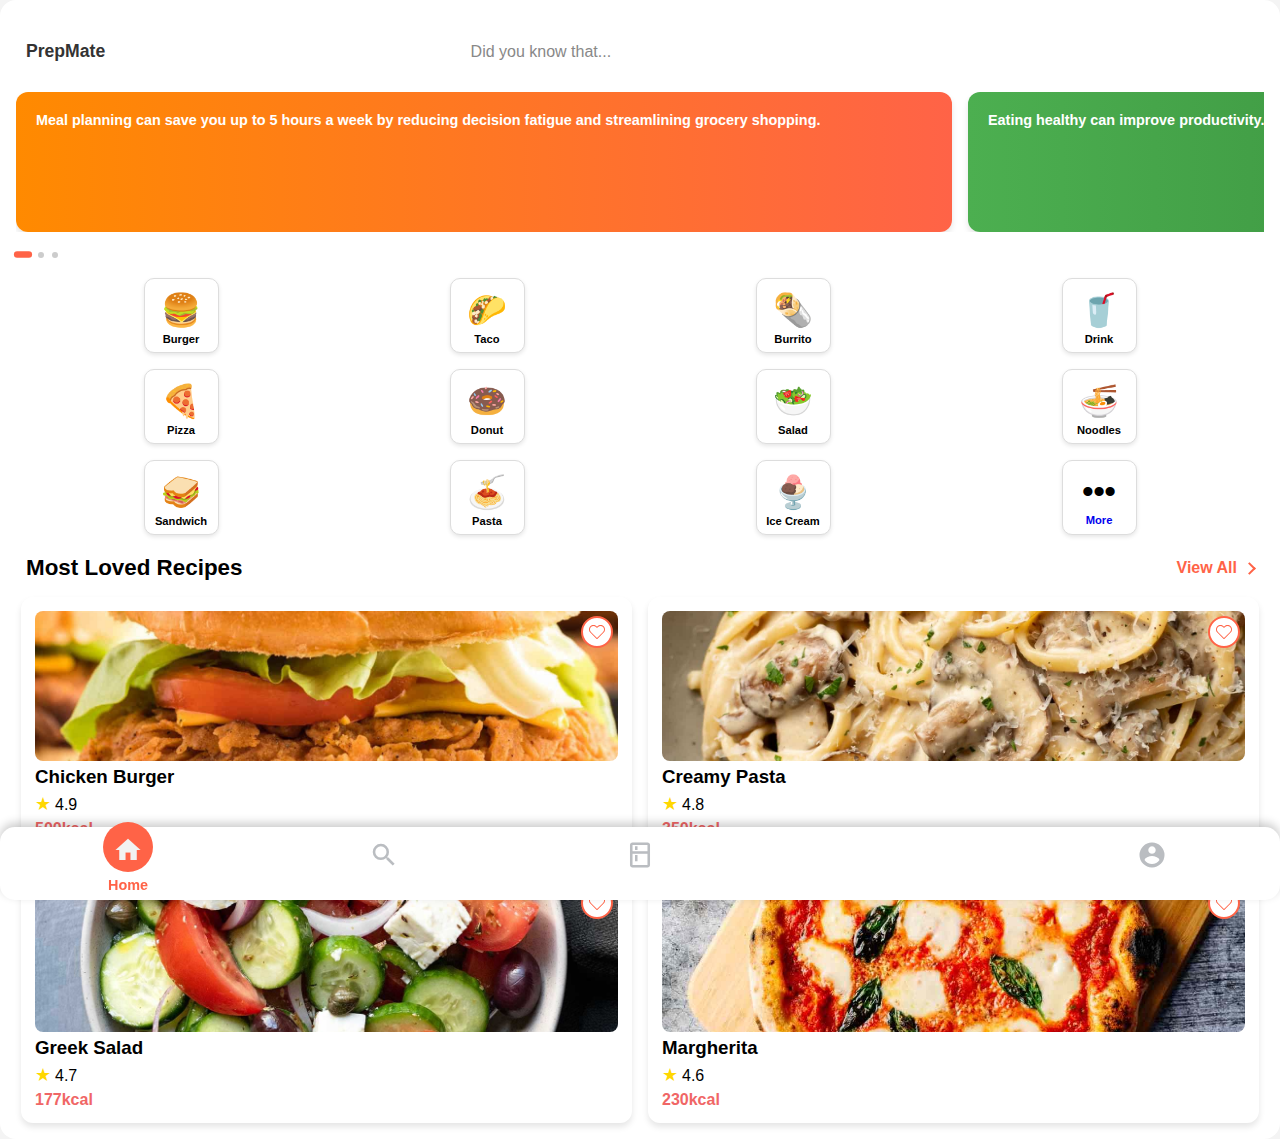
<file: index.html>
<!DOCTYPE html>
<html lang="en">
<head>
  <meta charset="UTF-8">
  <meta name="viewport" content="width=device-width, initial-scale=1.0">
  <title>PrepMate Homepage</title>
  <link rel="stylesheet" href="styles.css">
  <link href="https://fonts.googleapis.com/icon?family=Material+Icons" rel="stylesheet">
</head>
<body>
  <div class="container">
    <!-- App Title -->
    <div class="title">
      <h1>PrepMate</h1>
        <p>Did you know that...</p>
    </div>

<!-- Scrolling Info Section -->
<div class="scrolling-section">
  <div id="scroll-box-1" class="scroll-box">
    Meal planning can save you up to 5 hours a week by reducing decision fatigue and streamlining grocery shopping.
  </div>
  <div id="scroll-box-2" class="scroll-box">
    Eating healthy can improve productivity.
  </div>
  <div id="scroll-box-3" class="scroll-box">
    70% of meal planners reduce food waste!
    <img src="/Recipe/RecipeImages/greek-salmon-bowl-f681500cbe054bb1adb607ff55094075.jpeg" alt="Healthy Meal" class="scroll-image">
  </div>
</div>
<div class="carousel-indicators">
  <span class="indicator" data-target="scroll-box-1"></span>
  <span class="indicator" data-target="scroll-box-2"></span>
  <span class="indicator" data-target="scroll-box-3"></span>
</div>



<!-- Food Category Buttons -->
<div id="foodCategories" class="food-category">
  <button class="food-btn">
    <span class="food-icon">🍔</span>
    <span>Burger</span>
  </button>
  <button class="food-btn">
    <span class="food-icon">🌮</span>
    <span>Taco</span>
  </button>
  <button class="food-btn">
    <span class="food-icon">🌯</span>
    <span>Burrito</span>
  </button>
  <button class="food-btn">
    <span class="food-icon">🥤</span>
    <span>Drink</span>
  </button>
  <button class="food-btn">
    <span class="food-icon">🍕</span>
    <span>Pizza</span>
  </button>
  <button class="food-btn">
    <span class="food-icon">🍩</span>
    <span>Donut</span>
  </button>
  <button class="food-btn">
    <span class="food-icon">🥗</span>
    <span>Salad</span>
  </button>
  <button class="food-btn">
    <span class="food-icon">🍜</span>
    <span>Noodles</span>
  </button>
  <button class="food-btn">
    <span class="food-icon">🥪</span>
    <span>Sandwich</span>
  </button>
  <button class="food-btn">
    <span class="food-icon">🍝</span>
    <span>Pasta</span>
  </button>
  <button class="food-btn">
    <span class="food-icon">🍨</span>
    <span>Ice Cream</span>
  </button>
  <a href="/Recipe/Recipes.html" class="food-btn">
    <span class="food-icon">•••</span>
    <span>More</span>
  </a>
</div>


    <!-- Most Loved Recipe Section -->
    <section class="most-loved">
      <h2>
        Most Loved Recipes
        <a href="/MostLovedRecipesPage.html" class="view-all">
          View All
          <span class="arrow"></span>
        </a>
      </h2>
      <div class="recipe-grid">

        <div class="recipe-card">
          <div class="heart-icon">
            <svg class="icon" fill="#000000" height="800px" width="800px" version="1.1" id="Capa_1" xmlns="http://www.w3.org/2000/svg" xmlns:xlink="http://www.w3.org/1999/xlink" viewBox="0 0 471.701 471.701" xml:space="preserve">
              <g><path d="M433.601,67.001c-24.7-24.7-57.4-38.2-92.3-38.2s-67.7,13.6-92.4,38.3l-12.9,12.9l-13.1-13.1 c-24.7-24.7-57.6-38.4-92.5-38.4c-34.8,0-67.6,13.6-92.2,38.2c-24.7,24.7-38.3,57.5-38.2,92.4c0,34.9,13.7,67.6,38.4,92.3 l187.8,187.8c2.6,2.6,6.1,4,9.5,4c3.4,0,6.9-1.3,9.5-3.9l188.2-187.5c24.7-24.7,38.3-57.5,38.3-92.4 C471.801,124.501,458.301,91.701,433.601,67.001z M414.401,232.701l-178.7,178l-178.3-178.3c-19.6-19.6-30.4-45.6-30.4-73.3 s10.7-53.7,30.3-73.2c19.5-19.5,45.5-30.3,73.1-30.3c27.7,0,53.8,10.8,73.4,30.4l22.6,22.6c5.3,5.3,13.8,5.3,19.1,0l22.4-22.4 c19.6-19.6,45.7-30.4,73.3-30.4c27.6,0,53.6,10.8,73.2,30.3c19.6,19.6,30.3,45.6,30.3,73.3 C444.801,187.101,434.001,213.101,414.401,232.701z"/>
              </g>
            </svg>
            <svg class="frying-pan" fill="#000000" width="800px" height="800px" viewBox="0 -37.5 122.88 122.88" version="1.1" id="Layer_1" xmlns="http://www.w3.org/2000/svg" xmlns:xlink="http://www.w3.org/1999/xlink"  style="enable-background:new 0 0 122.88 47.87" xml:space="preserve">
              <g>
              <path class="st0" d="M4.98,27.65H29.7c2.16,0,4.01,1.39,4.7,3.33h20.28l-0.76-4.02c-0.17-0.9,0.42-1.76,1.32-1.93 c0.1-0.02,0.2-0.03,0.3-0.03v0h65.68c0.91,0,1.66,0.74,1.66,1.66c0,0.19-0.03,0.37-0.09,0.54l-2.69,10.18 c-0.77,2.93-2.07,5.69-4.02,7.63c-1.76,1.76-4.02,2.86-6.84,2.86h-42.5c-2.88,0-5.26-1.13-7.09-2.96 c-1.95-1.95-3.24-4.69-3.79-7.65l-0.56-2.96H34.4c-0.69,1.93-2.54,3.33-4.7,3.33H4.98C2.25,37.62,0,35.38,0,32.64 C0,29.9,2.24,27.65,4.98,27.65L4.98,27.65z M104.49,0.48c0.65-0.65,1.7-0.65,2.34,0s0.65,1.7,0,2.34c-1.58,1.58-0.86,2.93-0.02,4.5 c1.41,2.64,3.04,5.67,0.28,10.44c-0.46,0.79-1.47,1.06-2.26,0.6c-0.79-0.46-1.06-1.47-0.6-2.26c1.83-3.18,0.68-5.34-0.33-7.23 C102.44,6.15,101.18,3.8,104.49,0.48L104.49,0.48z M92.17,0.48c0.65-0.65,1.7-0.65,2.34,0s0.65,1.7,0,2.34 c-1.58,1.58-0.86,2.93-0.02,4.5c1.41,2.64,3.04,5.67,0.28,10.44c-0.46,0.79-1.47,1.06-2.26,0.6c-0.79-0.46-1.06-1.47-0.6-2.26 c1.83-3.18,0.68-5.34-0.33-7.23C90.12,6.15,88.86,3.8,92.17,0.48L92.17,0.48z M79.86,0.48c0.65-0.65,1.7-0.65,2.34,0 c0.65,0.65,0.65,1.7,0,2.34c-1.58,1.58-0.86,2.93-0.02,4.5c1.41,2.64,3.04,5.67,0.28,10.44c-0.46,0.79-1.47,1.06-2.26,0.6 c-0.79-0.46-1.06-1.47-0.6-2.26c1.83-3.18,0.68-5.34-0.33-7.23C77.8,6.15,76.54,3.8,79.86,0.48L79.86,0.48z M67.54,0.48 c0.65-0.65,1.7-0.65,2.34,0c0.65,0.65,0.65,1.7,0,2.34c-1.58,1.58-0.86,2.93-0.02,4.5c1.41,2.64,3.04,5.67,0.28,10.44 c-0.46,0.79-1.47,1.06-2.26,0.6s-1.06-1.47-0.6-2.26c1.83-3.18,0.68-5.34-0.33-7.23C65.49,6.15,64.23,3.8,67.54,0.48L67.54,0.48z M116.91,36.53l2.17-8.22H57.54l1.57,8.34c0.44,2.32,1.42,4.45,2.89,5.92c1.23,1.23,2.83,1.99,4.75,1.99h42.5 c1.85,0,3.33-0.73,4.5-1.89C115.25,41.16,116.28,38.94,116.91,36.53L116.91,36.53z"/>
              </g>
              </svg>
          </div>
          <img src="/Recipe/RecipeImages/chickenBurger.jpg" alt="Burger">
          <h3>Chicken Burger</h3>
          <p><span class="star">★</span>4.9</p>
          <p class="recipe-price">500kcal</p>
        </div>

        <div class="recipe-card">
          <div class="heart-icon">
            <svg class="icon" fill="#000000" height="800px" width="800px" version="1.1" id="Capa_1" xmlns="http://www.w3.org/2000/svg" xmlns:xlink="http://www.w3.org/1999/xlink" viewBox="0 0 471.701 471.701" xml:space="preserve">
              <g><path d="M433.601,67.001c-24.7-24.7-57.4-38.2-92.3-38.2s-67.7,13.6-92.4,38.3l-12.9,12.9l-13.1-13.1 c-24.7-24.7-57.6-38.4-92.5-38.4c-34.8,0-67.6,13.6-92.2,38.2c-24.7,24.7-38.3,57.5-38.2,92.4c0,34.9,13.7,67.6,38.4,92.3 l187.8,187.8c2.6,2.6,6.1,4,9.5,4c3.4,0,6.9-1.3,9.5-3.9l188.2-187.5c24.7-24.7,38.3-57.5,38.3-92.4 C471.801,124.501,458.301,91.701,433.601,67.001z M414.401,232.701l-178.7,178l-178.3-178.3c-19.6-19.6-30.4-45.6-30.4-73.3 s10.7-53.7,30.3-73.2c19.5-19.5,45.5-30.3,73.1-30.3c27.7,0,53.8,10.8,73.4,30.4l22.6,22.6c5.3,5.3,13.8,5.3,19.1,0l22.4-22.4 c19.6-19.6,45.7-30.4,73.3-30.4c27.6,0,53.6,10.8,73.2,30.3c19.6,19.6,30.3,45.6,30.3,73.3 C444.801,187.101,434.001,213.101,414.401,232.701z"/>
              </g>
            </svg>
            <svg class="frying-pan" fill="#000000" width="800px" height="800px" viewBox="0 -37.5 122.88 122.88" version="1.1" id="Layer_1" xmlns="http://www.w3.org/2000/svg" xmlns:xlink="http://www.w3.org/1999/xlink"  style="enable-background:new 0 0 122.88 47.87" xml:space="preserve">
              <g>
              <path class="st0" d="M4.98,27.65H29.7c2.16,0,4.01,1.39,4.7,3.33h20.28l-0.76-4.02c-0.17-0.9,0.42-1.76,1.32-1.93 c0.1-0.02,0.2-0.03,0.3-0.03v0h65.68c0.91,0,1.66,0.74,1.66,1.66c0,0.19-0.03,0.37-0.09,0.54l-2.69,10.18 c-0.77,2.93-2.07,5.69-4.02,7.63c-1.76,1.76-4.02,2.86-6.84,2.86h-42.5c-2.88,0-5.26-1.13-7.09-2.96 c-1.95-1.95-3.24-4.69-3.79-7.65l-0.56-2.96H34.4c-0.69,1.93-2.54,3.33-4.7,3.33H4.98C2.25,37.62,0,35.38,0,32.64 C0,29.9,2.24,27.65,4.98,27.65L4.98,27.65z M104.49,0.48c0.65-0.65,1.7-0.65,2.34,0s0.65,1.7,0,2.34c-1.58,1.58-0.86,2.93-0.02,4.5 c1.41,2.64,3.04,5.67,0.28,10.44c-0.46,0.79-1.47,1.06-2.26,0.6c-0.79-0.46-1.06-1.47-0.6-2.26c1.83-3.18,0.68-5.34-0.33-7.23 C102.44,6.15,101.18,3.8,104.49,0.48L104.49,0.48z M92.17,0.48c0.65-0.65,1.7-0.65,2.34,0s0.65,1.7,0,2.34 c-1.58,1.58-0.86,2.93-0.02,4.5c1.41,2.64,3.04,5.67,0.28,10.44c-0.46,0.79-1.47,1.06-2.26,0.6c-0.79-0.46-1.06-1.47-0.6-2.26 c1.83-3.18,0.68-5.34-0.33-7.23C90.12,6.15,88.86,3.8,92.17,0.48L92.17,0.48z M79.86,0.48c0.65-0.65,1.7-0.65,2.34,0 c0.65,0.65,0.65,1.7,0,2.34c-1.58,1.58-0.86,2.93-0.02,4.5c1.41,2.64,3.04,5.67,0.28,10.44c-0.46,0.79-1.47,1.06-2.26,0.6 c-0.79-0.46-1.06-1.47-0.6-2.26c1.83-3.18,0.68-5.34-0.33-7.23C77.8,6.15,76.54,3.8,79.86,0.48L79.86,0.48z M67.54,0.48 c0.65-0.65,1.7-0.65,2.34,0c0.65,0.65,0.65,1.7,0,2.34c-1.58,1.58-0.86,2.93-0.02,4.5c1.41,2.64,3.04,5.67,0.28,10.44 c-0.46,0.79-1.47,1.06-2.26,0.6s-1.06-1.47-0.6-2.26c1.83-3.18,0.68-5.34-0.33-7.23C65.49,6.15,64.23,3.8,67.54,0.48L67.54,0.48z M116.91,36.53l2.17-8.22H57.54l1.57,8.34c0.44,2.32,1.42,4.45,2.89,5.92c1.23,1.23,2.83,1.99,4.75,1.99h42.5 c1.85,0,3.33-0.73,4.5-1.89C115.25,41.16,116.28,38.94,116.91,36.53L116.91,36.53z"/>
              </g>
              </svg>
          </div>
          <img src="/Recipe/RecipeImages/creamy-mushroom-pasta-recipe-8.jpg" alt="Pasta">
          <h3>Creamy Pasta</h3>
          <p><span class="star">★</span>4.8</p>
          <p class="recipe-price">350kcal</p>
        </div>

        <div class="recipe-card">
          <div class="heart-icon">
            <svg class="icon" fill="#000000" height="800px" width="800px" version="1.1" id="Capa_1" xmlns="http://www.w3.org/2000/svg" xmlns:xlink="http://www.w3.org/1999/xlink" viewBox="0 0 471.701 471.701" xml:space="preserve">
              <g><path d="M433.601,67.001c-24.7-24.7-57.4-38.2-92.3-38.2s-67.7,13.6-92.4,38.3l-12.9,12.9l-13.1-13.1 c-24.7-24.7-57.6-38.4-92.5-38.4c-34.8,0-67.6,13.6-92.2,38.2c-24.7,24.7-38.3,57.5-38.2,92.4c0,34.9,13.7,67.6,38.4,92.3 l187.8,187.8c2.6,2.6,6.1,4,9.5,4c3.4,0,6.9-1.3,9.5-3.9l188.2-187.5c24.7-24.7,38.3-57.5,38.3-92.4 C471.801,124.501,458.301,91.701,433.601,67.001z M414.401,232.701l-178.7,178l-178.3-178.3c-19.6-19.6-30.4-45.6-30.4-73.3 s10.7-53.7,30.3-73.2c19.5-19.5,45.5-30.3,73.1-30.3c27.7,0,53.8,10.8,73.4,30.4l22.6,22.6c5.3,5.3,13.8,5.3,19.1,0l22.4-22.4 c19.6-19.6,45.7-30.4,73.3-30.4c27.6,0,53.6,10.8,73.2,30.3c19.6,19.6,30.3,45.6,30.3,73.3 C444.801,187.101,434.001,213.101,414.401,232.701z"/>
              </g>
            </svg>
            <svg class="frying-pan" fill="#000000" width="800px" height="800px" viewBox="0 -37.5 122.88 122.88" version="1.1" id="Layer_1" xmlns="http://www.w3.org/2000/svg" xmlns:xlink="http://www.w3.org/1999/xlink"  style="enable-background:new 0 0 122.88 47.87" xml:space="preserve">
              <g>
              <path class="st0" d="M4.98,27.65H29.7c2.16,0,4.01,1.39,4.7,3.33h20.28l-0.76-4.02c-0.17-0.9,0.42-1.76,1.32-1.93 c0.1-0.02,0.2-0.03,0.3-0.03v0h65.68c0.91,0,1.66,0.74,1.66,1.66c0,0.19-0.03,0.37-0.09,0.54l-2.69,10.18 c-0.77,2.93-2.07,5.69-4.02,7.63c-1.76,1.76-4.02,2.86-6.84,2.86h-42.5c-2.88,0-5.26-1.13-7.09-2.96 c-1.95-1.95-3.24-4.69-3.79-7.65l-0.56-2.96H34.4c-0.69,1.93-2.54,3.33-4.7,3.33H4.98C2.25,37.62,0,35.38,0,32.64 C0,29.9,2.24,27.65,4.98,27.65L4.98,27.65z M104.49,0.48c0.65-0.65,1.7-0.65,2.34,0s0.65,1.7,0,2.34c-1.58,1.58-0.86,2.93-0.02,4.5 c1.41,2.64,3.04,5.67,0.28,10.44c-0.46,0.79-1.47,1.06-2.26,0.6c-0.79-0.46-1.06-1.47-0.6-2.26c1.83-3.18,0.68-5.34-0.33-7.23 C102.44,6.15,101.18,3.8,104.49,0.48L104.49,0.48z M92.17,0.48c0.65-0.65,1.7-0.65,2.34,0s0.65,1.7,0,2.34 c-1.58,1.58-0.86,2.93-0.02,4.5c1.41,2.64,3.04,5.67,0.28,10.44c-0.46,0.79-1.47,1.06-2.26,0.6c-0.79-0.46-1.06-1.47-0.6-2.26 c1.83-3.18,0.68-5.34-0.33-7.23C90.12,6.15,88.86,3.8,92.17,0.48L92.17,0.48z M79.86,0.48c0.65-0.65,1.7-0.65,2.34,0 c0.65,0.65,0.65,1.7,0,2.34c-1.58,1.58-0.86,2.93-0.02,4.5c1.41,2.64,3.04,5.67,0.28,10.44c-0.46,0.79-1.47,1.06-2.26,0.6 c-0.79-0.46-1.06-1.47-0.6-2.26c1.83-3.18,0.68-5.34-0.33-7.23C77.8,6.15,76.54,3.8,79.86,0.48L79.86,0.48z M67.54,0.48 c0.65-0.65,1.7-0.65,2.34,0c0.65,0.65,0.65,1.7,0,2.34c-1.58,1.58-0.86,2.93-0.02,4.5c1.41,2.64,3.04,5.67,0.28,10.44 c-0.46,0.79-1.47,1.06-2.26,0.6s-1.06-1.47-0.6-2.26c1.83-3.18,0.68-5.34-0.33-7.23C65.49,6.15,64.23,3.8,67.54,0.48L67.54,0.48z M116.91,36.53l2.17-8.22H57.54l1.57,8.34c0.44,2.32,1.42,4.45,2.89,5.92c1.23,1.23,2.83,1.99,4.75,1.99h42.5 c1.85,0,3.33-0.73,4.5-1.89C115.25,41.16,116.28,38.94,116.91,36.53L116.91,36.53z"/>
              </g>
              </svg>
          </div>
          <img src="/Recipe/RecipeImages/Authentic-Greek-salad-horiatiki-featured.jpg" alt="Salad">
          <h3>Greek Salad</h3>
          <p><span class="star">★</span>4.7</p>
          <p class="recipe-price">177kcal</p>
        </div>

        <div class="recipe-card">
          <div class="heart-icon">
            <svg class="icon" fill="#000000" height="800px" width="800px" version="1.1" id="Capa_1" xmlns="http://www.w3.org/2000/svg" xmlns:xlink="http://www.w3.org/1999/xlink" viewBox="0 0 471.701 471.701" xml:space="preserve">
              <g><path d="M433.601,67.001c-24.7-24.7-57.4-38.2-92.3-38.2s-67.7,13.6-92.4,38.3l-12.9,12.9l-13.1-13.1 c-24.7-24.7-57.6-38.4-92.5-38.4c-34.8,0-67.6,13.6-92.2,38.2c-24.7,24.7-38.3,57.5-38.2,92.4c0,34.9,13.7,67.6,38.4,92.3 l187.8,187.8c2.6,2.6,6.1,4,9.5,4c3.4,0,6.9-1.3,9.5-3.9l188.2-187.5c24.7-24.7,38.3-57.5,38.3-92.4 C471.801,124.501,458.301,91.701,433.601,67.001z M414.401,232.701l-178.7,178l-178.3-178.3c-19.6-19.6-30.4-45.6-30.4-73.3 s10.7-53.7,30.3-73.2c19.5-19.5,45.5-30.3,73.1-30.3c27.7,0,53.8,10.8,73.4,30.4l22.6,22.6c5.3,5.3,13.8,5.3,19.1,0l22.4-22.4 c19.6-19.6,45.7-30.4,73.3-30.4c27.6,0,53.6,10.8,73.2,30.3c19.6,19.6,30.3,45.6,30.3,73.3 C444.801,187.101,434.001,213.101,414.401,232.701z"/>
              </g>
            </svg>
            <svg class="frying-pan" fill="#000000" width="800px" height="800px" viewBox="0 -37.5 122.88 122.88" version="1.1" id="Layer_1" xmlns="http://www.w3.org/2000/svg" xmlns:xlink="http://www.w3.org/1999/xlink"  style="enable-background:new 0 0 122.88 47.87" xml:space="preserve">
              <g>
              <path class="st0" d="M4.98,27.65H29.7c2.16,0,4.01,1.39,4.7,3.33h20.28l-0.76-4.02c-0.17-0.9,0.42-1.76,1.32-1.93 c0.1-0.02,0.2-0.03,0.3-0.03v0h65.68c0.91,0,1.66,0.74,1.66,1.66c0,0.19-0.03,0.37-0.09,0.54l-2.69,10.18 c-0.77,2.93-2.07,5.69-4.02,7.63c-1.76,1.76-4.02,2.86-6.84,2.86h-42.5c-2.88,0-5.26-1.13-7.09-2.96 c-1.95-1.95-3.24-4.69-3.79-7.65l-0.56-2.96H34.4c-0.69,1.93-2.54,3.33-4.7,3.33H4.98C2.25,37.62,0,35.38,0,32.64 C0,29.9,2.24,27.65,4.98,27.65L4.98,27.65z M104.49,0.48c0.65-0.65,1.7-0.65,2.34,0s0.65,1.7,0,2.34c-1.58,1.58-0.86,2.93-0.02,4.5 c1.41,2.64,3.04,5.67,0.28,10.44c-0.46,0.79-1.47,1.06-2.26,0.6c-0.79-0.46-1.06-1.47-0.6-2.26c1.83-3.18,0.68-5.34-0.33-7.23 C102.44,6.15,101.18,3.8,104.49,0.48L104.49,0.48z M92.17,0.48c0.65-0.65,1.7-0.65,2.34,0s0.65,1.7,0,2.34 c-1.58,1.58-0.86,2.93-0.02,4.5c1.41,2.64,3.04,5.67,0.28,10.44c-0.46,0.79-1.47,1.06-2.26,0.6c-0.79-0.46-1.06-1.47-0.6-2.26 c1.83-3.18,0.68-5.34-0.33-7.23C90.12,6.15,88.86,3.8,92.17,0.48L92.17,0.48z M79.86,0.48c0.65-0.65,1.7-0.65,2.34,0 c0.65,0.65,0.65,1.7,0,2.34c-1.58,1.58-0.86,2.93-0.02,4.5c1.41,2.64,3.04,5.67,0.28,10.44c-0.46,0.79-1.47,1.06-2.26,0.6 c-0.79-0.46-1.06-1.47-0.6-2.26c1.83-3.18,0.68-5.34-0.33-7.23C77.8,6.15,76.54,3.8,79.86,0.48L79.86,0.48z M67.54,0.48 c0.65-0.65,1.7-0.65,2.34,0c0.65,0.65,0.65,1.7,0,2.34c-1.58,1.58-0.86,2.93-0.02,4.5c1.41,2.64,3.04,5.67,0.28,10.44 c-0.46,0.79-1.47,1.06-2.26,0.6s-1.06-1.47-0.6-2.26c1.83-3.18,0.68-5.34-0.33-7.23C65.49,6.15,64.23,3.8,67.54,0.48L67.54,0.48z M116.91,36.53l2.17-8.22H57.54l1.57,8.34c0.44,2.32,1.42,4.45,2.89,5.92c1.23,1.23,2.83,1.99,4.75,1.99h42.5 c1.85,0,3.33-0.73,4.5-1.89C115.25,41.16,116.28,38.94,116.91,36.53L116.91,36.53z"/>
              </g>
              </svg>
          </div>
          <img src="/Recipe/RecipeImages/Classic Margherita Pizza.jpg" alt="Pizza">
          <h3>Margherita</h3>
          <p><span class="star">★</span>4.6</p>
          <p class="recipe-price">230kcal</p>
        </div>
      </div>
    </section>
    

<!-- Navigation Bar -->
   <footer class="nav-bar">
     <a href="index.html" id="home-link">
         <button class="nav-btn" id="home-btn">
             <div class="icon-container">
              <span class="icon"><i class="material-icons">home</i></span>
             </div>
             <span class="page-name">Home</span>
         </button>
     </a>
     <a href="/Recipe/Recipes.html" id="recipe-link">
         <button class="nav-btn" id="recipe-btn">
             <div class="icon-container">
              <span class="icon"><i class="material-icons">search</i></span>
            </div>
             <span class="page-name">Recipes</span>
         </button>
     </a>
     <a href="/MyList/MyListPage.html" id="mylist-link">
       <button class="nav-btn" id="mylist-btn">
         <div class="icon-container">
           <span class="icon"><i class="material-icons">kitchen</i></span>
          </div>
        </button>
      </a>
      <a href="/Calendar/calendar.html" id="calendar-link">
          <button class="nav-btn" id="calendar-btn">
              <div class="icon-container">
               <span class="icon"><i class="material-icons">calendar_month</i></span>
              </div>
              <span class="page-name">Calendar</span>
          </button>
      </a>
     <a href="User/SetProfileUser.html" id="account-link">
         <button class="nav-btn" id="account-btn">
             <div class="icon-container">
<span class="icon"><i class="material-icons">account_circle</i></span>
             </div>
             <span class="page-name">Account</span>
         </button>
     </a>
   </footer>


    <script src="script.js"></script>
    <script src="General.js"></script>
</body>
</html>
</file>
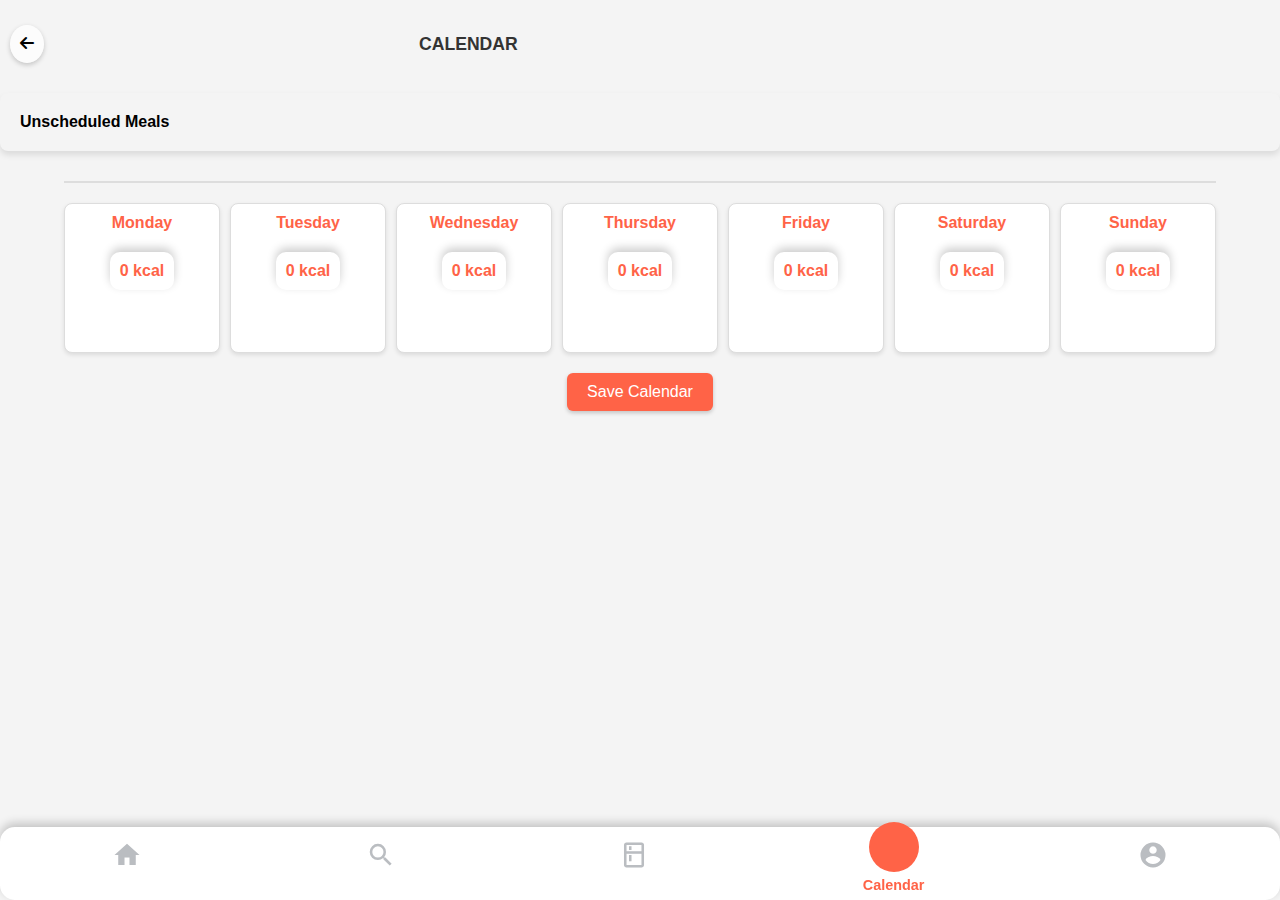
<file: Calendar/calendar.html>
<!DOCTYPE html>
<html lang="en">
<head>
  <meta charset="UTF-8">
  <meta name="viewport" content="width=device-width, initial-scale=1.0">
  <title>Meal Calendar</title>
  <link rel="stylesheet" href="/styles.css">
  <link href="https://fonts.googleapis.com/icon?family=Material+Icons" rel="stylesheet">
  <link href="https://cdnjs.cloudflare.com/ajax/libs/font-awesome/6.0.0-beta3/css/all.min.css" rel="stylesheet">
</head>
<body>

  
    <!-- Fixed Header with Arrow and Burger Text -->
    <header class="header">
      <a href="/index.html" class="back-arrow">
        <i class="fas fa-arrow-left"></i>
      </a>
      <h1 class="burger-title">
        CALENDAR
      </h1>
    </header>

  <!-- Unscheduled Meals Section -->
  <div class="unscheduled-meals">
    <h4>Unscheduled Meals</h4>
  </div>

  <!-- Calendar Section -->
  <div class="calendar">
    <!-- Days of the week -->
    <div class="day" data-day="Monday">
      Monday
      <span class="total-calories">0 kcal</span> <!-- Display calories below each day -->
    </div>
    <div class="day" data-day="Tuesday">
      Tuesday
      <span class="total-calories">0 kcal</span>
    </div>
    <div class="day" data-day="Wednesday">
      Wednesday
      <span class="total-calories">0 kcal</span>
    </div>
    <div class="day" data-day="Thursday">
      Thursday
      <span class="total-calories">0 kcal</span>
    </div>
    <div class="day" data-day="Friday">
      Friday
      <span class="total-calories">0 kcal</span>
    </div>
    <div class="day" data-day="Saturday">
      Saturday
      <span class="total-calories">0 kcal</span>
    </div>
    <div class="day" data-day="Sunday">
      Sunday
      <span class="total-calories">0 kcal</span>
    </div>
  </div>

  <button id="save-calendar">Save Calendar</button>

<!-- Navigation Bar -->
<footer class="nav-bar">
  <a href="/index.html" id="home-link">
      <button class="nav-btn" id="home-btn">
          <div class="icon-container">
           <span class="icon"><i class="material-icons">home</i></span>
          </div>
          <span class="page-name">Home</span>
      </button>
  </a>
  <a href="/Recipe/Recipes.html" id="recipe-link">
      <button class="nav-btn" id="recipe-btn">
          <div class="icon-container">
           <span class="icon"><i class="material-icons">search</i></span>
         </div>
          <span class="page-name">Recipes</span>
      </button>
  </a>
  <a href="/MyList/MyListPage.html" id="mylist-link">
    <button class="nav-btn" id="mylist-btn">
      <div class="icon-container">
        <span class="icon"><i class="material-icons">kitchen</i></span>
       </div>
     </button>
   </a>
   <a href="/Calendar/calendar.html" id="calendar-link">
       <button class="nav-btn" id="calendar-btn">
           <div class="icon-container">
            <span class="icon"><i class="material-icons">calendar_month</i></span>
           </div>
           <span class="page-name">Calendar</span>
       </button>
   </a>
  <a href="/User/SetProfileUser.html" id="account-link">
      <button class="nav-btn" id="account-btn">
          <div class="icon-container">
<span class="icon"><i class="material-icons">account_circle</i></span>
          </div>
          <span class="page-name">Account</span>
      </button>
  </a>
</footer>

  <script src="calendar.js"></script>
  <script src="/General.js"></script>
</body>
</html>
</file>
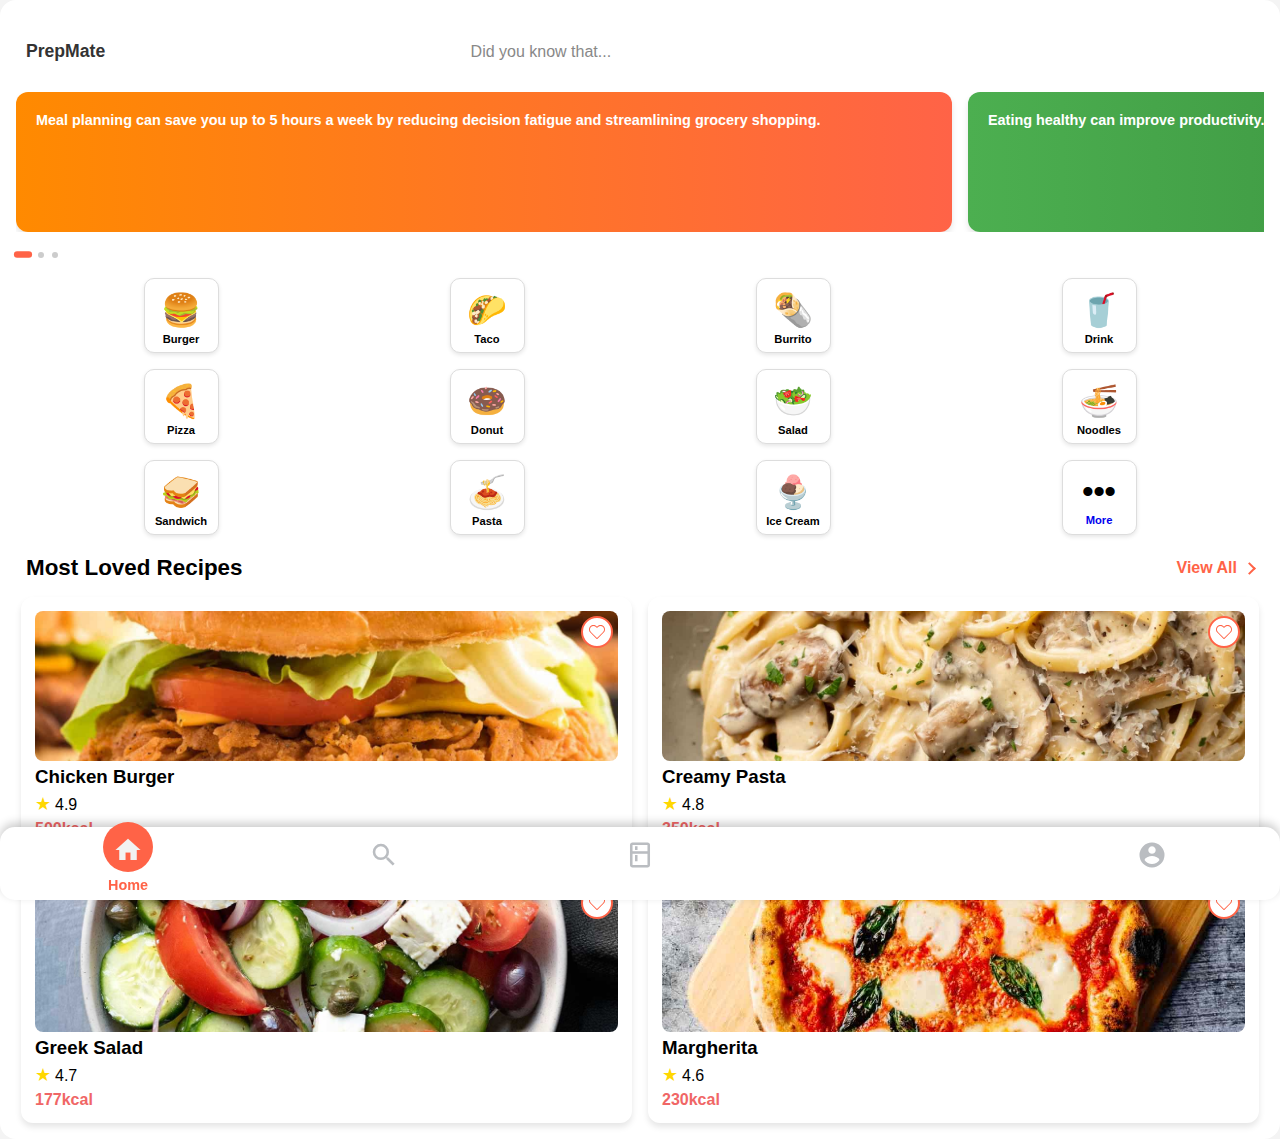
<file: Food/FoodDetails.html>
<!DOCTYPE html>
<html lang="en">
<head>
  <meta charset="UTF-8">
  <meta name="viewport" content="width=device-width, initial-scale=1.0">
  <title>Burger Detail</title>
  <link rel="stylesheet" href="/styles.css">
  <link href="https://fonts.googleapis.com/icon?family=Material+Icons" rel="stylesheet">
  <link href="https://cdnjs.cloudflare.com/ajax/libs/font-awesome/6.0.0-beta3/css/all.min.css" rel="stylesheet">
</head>
<body>
  <div class="burger-detail-page">

    <!-- Burger Image -->
    <header>
       <div class="burger-image" id="back-home">
         <a href="/Recipe/Recipes.html" class="back-arrow-detail">
           <i class="fas fa-arrow-left"></i>
         </a>
         <img src="" alt="Burger Image" id="burger-image">
       </div>
     </header>
       

    <!-- Burger Info -->
    <div class="burger-info">
      <h1 id="burger-name"></h1>
      <p id="burger-calories"></p>

      <!-- Rating Section -->
      <div class="rating">
        <span class="star">★</span>
        <p id="rating-info"></p>
      </div>

      <!-- Nutritional Info -->
      <div class="nutrition">
        <p id="nutrition-info"></p>
      </div>

      <!-- Ingredients Section -->
      <div class="ingredients">
        <p><strong>Ingredients</strong></p>
        <ul id="ingredients-list"></ul>
      </div>

      <!-- Cooking Instructions -->
      <div class="instructions">
        <p><strong>Cooking Instructions:</strong></p>
        <ol id="instructions-list"></ol>
      </div>

      <!-- Schedule Meal Button -->
      <div class="schedule-button">
        <button class="schedule-btn">Schedule Your Meal</button>
      </div>
    </div>
  </div>




  <script src="FoodDetails.js"></script>
</body>
</html>
</file>
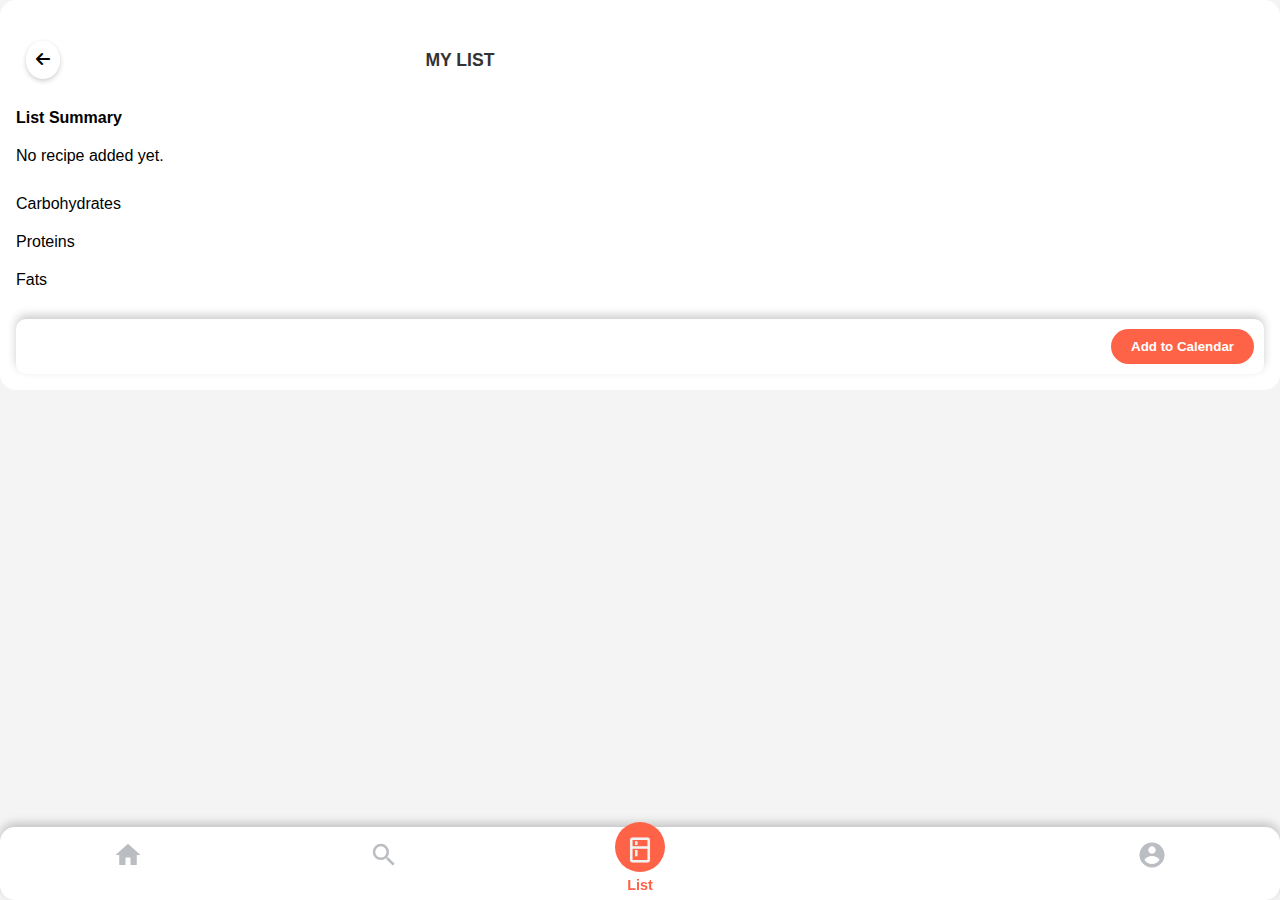
<file: MyList/MyListPage.html>
<!DOCTYPE html>
<html lang="en">
<head>
  <meta charset="UTF-8">
  <meta name="viewport" content="width=device-width, initial-scale=1.0">
  <title>My List</title>
  <link rel="stylesheet" href="/styles.css">
  <link href="https://cdnjs.cloudflare.com/ajax/libs/font-awesome/6.0.0-beta3/css/all.min.css" rel="stylesheet">
  <link href="https://fonts.googleapis.com/icon?family=Material+Icons" rel="stylesheet">
</head>
<body>
  <div class="container">

    <!-- Header Section with Back Arrow -->
    <header class="header">
      <a href="/index.html" class="back-arrow">
        <i class="fas fa-arrow-left"></i>
      </a>
      <h1 class="burger-title">
        MY LIST
      </h1>
    </header>

    
    <!-- Container for My List (Burgers) -->
    <section id="my-list-section">
      <h4>List Summary</h4>
      <div id="my-list-container">
      </div>
    </section>

    <!-- Nutrients Section -->
    <section class="nutrients">
      <p>Carbohydrates <span id="total-carbs"></span></p>
      <p>Proteins <span id="total-proteins"></span></p>
      <p>Fats <span id="total-fats"></span></p>
    </section>

    <!-- Total Calories Section -->
    <section class="total-calories">
      <span id="total-kcal"></span>
      <button class="add-to-calendar-btn">Add to Calendar</button>
    </section>
  </div>

<!-- Navigation Bar -->
<footer class="nav-bar">
  <a href="/index.html" id="home-link">
      <button class="nav-btn" id="home-btn">
          <div class="icon-container">
           <span class="icon"><i class="material-icons">home</i></span>
          </div>
          <span class="page-name">Home</span>
      </button>
  </a>
  <a href="/Recipe/Recipes.html" id="recipe-link">
      <button class="nav-btn" id="recipe-btn">
          <div class="icon-container">
           <span class="icon"><i class="material-icons">search</i></span>
         </div>
          <span class="page-name">Recipes</span>
      </button>
  </a>
  <a href="/MyList/MyListPage.html" id="mylist-link">
    <button class="nav-btn" id="mylist-btn">
      <div class="icon-container">
        <span class="icon"><i class="material-icons">kitchen</i></span>
       </div>
       <span class="page-name">List</span>
     </button>
   </a>
   <a href="/Calendar/calendar.html" id="calendar-link">
       <button class="nav-btn" id="calendar-btn">
           <div class="icon-container">
            <span class="icon"><i class="material-icons">calendar_month</i></span>
           </div>
           <span class="page-name">Calendar</span>
       </button>
   </a>
  <a href="/User/SetProfileUser.html" id="account-link">
      <button class="nav-btn" id="account-btn">
          <div class="icon-container">
<span class="icon"><i class="material-icons">account_circle</i></span>
          </div>
          <span class="page-name">Account</span>
      </button>
  </a>
</footer>

  <script src="MyList.js"></script>
  <script src="/General.js"></script>
</body>
</html>
</file>
<file: styles.css>
/* General Reset */
* {
  margin: 0;
  padding: 0;
  box-sizing: border-box;
}

body {
  height: 100%;
  font-family: Arial, sans-serif;
  margin: 0;
  padding: 0;
  background-color: #f4f4f4;
}

/* CONTAINER */
.container {
  padding: 16px;
  background: #fff;
  overflow: hidden;
  border-radius: 16px;
}


/* HEADER SECTION */
.header, .title {
  display: flex;
  justify-content: flex-start;
  align-items: center;
  gap: 30%;
  padding: 25px 20px 10px 10px;
}

.header h1, .title h1 {
  font-size: 1.1rem;
  color: #333;
}

.header p, .title p {
  font-size: 1rem;
  color: #888;
}

/* SCROLLING SECTION */
.scrolling-section {
  display: flex;
  overflow-x: auto;
  gap: 16px;
  margin: 20px 0;
  scrollbar-width: none; /* For Firefox */
  -ms-overflow-style: none; /* For Internet Explorer and Edge */
}

.scrolling-section::-webkit-scrollbar {
  display: none; /* For Chrome, Safari, and Edge */
}

.scroll-box {
  flex: 0 0 75%; /* Full width of the container */
  padding: 20px;
  border-radius: 12px;
  font-size: 0.9rem;
  text-align: left;
  color: white;
  box-shadow: 0px 4px 6px rgba(0, 0, 0, 0.1);
  font-weight: bold;
  scroll-snap-align: start;
}

/* Individual scroll box styles */
#scroll-box-1 {
  background: linear-gradient(to right, #ff8a00, #FF6347);
}

#scroll-box-2 {
  background: linear-gradient(to right, #4caf50, #2e7d32);
}

#scroll-box-3 {
  background: linear-gradient(to right, #2196f3, #1565c0);
  display: flex;
  flex-direction: row;
  align-items: center;
  text-align: left;
}

#scroll-box-3 img.scroll-image {
  width: 40%;
  max-width: 100px;
  border-radius: 8px;
  margin-left: 5px;
}

/* CAROUSEL INDICATORS */
.carousel-indicators {
  display: flex;
  justify-content: left;
  gap: 8px;
}

.indicator {
  width: 6px;
  height: 6px;
  background-color: #ccc;
  border-radius: 50%;
  cursor: pointer;
  transition: transform 0.3s ease, background-color 0.3s ease;
}

.indicator.active {
  width: 14px;
  height: 5px;
  border-radius: 10px;
  background-color: #FF6347;
  transform: scale(1.3);
}

/* Search Section Styles */
.search-section {
  padding: 20px;
  display: flex;
  justify-content: center;
}

.search-container {
  position: relative;
  width: 100%;
  max-width: 430px;
  display: flex;
  align-items: center;
  background: #f9f9f9;
  border-radius: 50px;
  padding: 10px;
  border: 1px solid #ccc;
  box-shadow: 0px 2px 4px rgba(0, 0, 0, 0.1);
}

.search-icon {
  position: absolute;
  left: 16px;
  width: 16px;
  height: 16px;
  border: 2px solid #aaa; /* Gray circle border */
  border-radius: 50%; /* Makes it circular */
  display: flex;
  align-items: center;
  justify-content: center;
}

.search-icon::after {
  content: '';
  position: absolute;
  width: 6px;
  height: 2px;
  background-color: #aaa;
  transform: rotate(45deg);
  top: 12px; /* Adjust for alignment */
  right: -5px; /* Position the handle */
}

.search-bar {
  flex: 1;
  border: none;
  background: transparent;
  padding: 10px 40px; /* Space for the search icon */
  font-size: 16px;
  outline: none;
  color: #333;
}




/* FOOD CATEGORY STYLE */
.food-category {
  display: grid;
  grid-template-columns: repeat(4, 1fr);
  gap: 16px;
  padding: 20px;
  justify-items: center;
}

.food-category-grid {
  display: grid;
  grid-template-columns: repeat(4, 1fr);
  gap: 16px;
  padding: 20px;
  justify-items: center;
}

.food-btn {
  background-color: #fff;
  border: 1px solid #ddd;
  border-radius: 10px;
  text-align: center;
  display: flex;
  flex-direction: column;
  align-items: center;
  justify-content: center;
  cursor: pointer;
  box-shadow: 0 2px 4px rgba(0, 0, 0, 0.1);
  transition: transform 0.2s ease, box-shadow 0.2s ease;
  text-decoration: none;
  width: 75px;  
  height: 75px; 
}

.food-btn:hover {
  transform: translateY(-3px);
  box-shadow: 0 4px 8px rgba(0, 0, 0, 0.2);
}

.food-btn span {
  display: block;
  font-weight: bold;
  font-size: 0.7rem;
  margin-top: 4px; 
}

.food-icon {
  font-size: 2.5rem;
  flex-shrink: 0; 
}

.food-btn a {
  text-decoration: none;
  color: inherit;
}

/* "More" Button Style */
.food-btn .food-icon {
  font-weight: bold;
  font-family: Arial, sans-serif;
  font-size: 2rem;
  color: black;
}

.food-btn:hover {
  background-color: #FF6347;
  color: white;
}


/* MOST LOVED RECIPE SECTION */
.most-loved h2 {
  font-size: 1.4rem;
  margin-bottom: 16px;
  padding: 0 10px;
  display: flex;
  justify-content: space-between;
  align-items: center;
}

.view-all {
  font-size: 1rem;
  color: #FF6347;
  text-decoration: none;
  font-weight: bold;
  display: flex;
  align-items: center;
  transition: transform 0.3s ease, color 0.3s ease;
}

.view-all:hover {
  transform: translateX(5px); 
  color: #FF6347;
}

.arrow {
  width: 9px;
  height: 9px;
  border-left: 2px solid #FF6347; 
  border-bottom: 2px solid #FF6347;
  transform: rotate(-135deg);
  margin-left: 8px;
  transition: transform 0.3s ease;
}

.view-all:hover .arrow {
  transform: translateX(10px); 
}

.recipe-grid, .burger-grid {
  display: grid;
  grid-template-columns: 1fr 1fr;
  gap: 16px;
  padding: 0 5px;
}

.recipe-card, .burger-item{
  position: relative;
  background: #fff;
  border-radius: 12px;
  padding: 14px;
  box-shadow: 0px 4px 6px rgba(0, 0, 0, 0.1);
  text-align: left;
  display: flex;
  flex-direction: column;
  justify-content: space-between;
  height: 100%;
  transition: transform 0.3s ease; /* Smooth hover effect for card */
  gap: 5px;
}

.burger-item:hover {
  cursor:pointer;
  transform: translateY(-5px); /* Slight lift effect when hovering */
}

.recipe-card img, .burger-item > img{
  width: 100%;
  height: 150px;
  object-fit: cover;
  border-radius: 8px;
  position: relative;
}

.heart-icon {
  position: absolute;
  top: 35px;
  right: 35px;
  width: 32px;
  height: 32px;
  border-radius: 50%;
  border: 2px solid #FF6347;
  background-color: rgb(255, 255, 255);
  display: flex;
  justify-content: center;
  align-items: center;
  z-index: 1;
  transform: translate(50%, -50%);
  transition: background-color 0.3s ease, transform 0.3s ease;
}

.heart-icon .icon {
  width: 16px;
  height: 16px;
  fill: #FF6347;
  border-radius: 10%; 
  transition: transform 0.3s ease, opacity 0.3s ease;
}


.heart-icon .frying-pan {
  display: none; 
  width: 16px;
  height: 16px;
  transition: opacity 0.3s ease; 
}

.recipe-card:hover .heart-icon .icon {
  display: none;
}

.recipe-card:hover .heart-icon .frying-pan {
  display: block; 
  opacity: 1; 
  fill: #FF6347;
  transform: rotate(360deg);
}

.star {
  color: gold;
  margin-right: 4px;
  font-size: large;
}

.recipe-price{
  font-weight: bold;
  color: #f06666;
}



/* --------------------------------- */



/* Navigation Bar */
.nav-bar {
  position: fixed;
  bottom: 0;
  left: 0;
  width: 100%;
  background-color: #fff;
  box-shadow: 0px -4px 10px rgba(0, 0, 0, 0.2);
  display: flex;
  justify-content: space-around;
  border-radius: 15px;
  transition: bottom 0.3s ease-out;
  z-index: 2;
}

.nav-bar a {
  margin-bottom: 7px;
  text-decoration: none;
}

.nav-btn {
  background: none;
  border: none;
  display: flex;
  flex-direction: column;
  align-items: center;
  cursor: pointer;
  position: relative;
  transition: transform 0.2s ease;
}

.icon-container {
  display: flex;
  justify-content: center;
  align-items: center;
  border-radius: 50%;
  width: 50px;
  height: 50px;
}

.icon {
  font-size: 52px;
  transition: transform 0.2s ease, color 0.3s ease;
  color: #BABDC1;
}

.active i {
  color: #f2f2f2;
}

.icon .material-icons {
  font-size: 30px;
}

.icon:hover {
  transform: scale(1.1);
}

.page-name {
  display: none;
  font-size: 0.9rem;
  font-weight: bold;
  color: #FF6347;
}

.nav-btn.active .icon-container {
  background-color: #FF6347;
  transform: translateY(-5px);
}

.nav-btn.active .page-name {
  display: block;
}

.nav-btn.active:hover .icon-container {
  background-color: #FF6347;
}

.nav-btn:hover .icon-container {
  background-color: #FF6347;
  transition: background-color 0.3s ease, transform 0.3s ease;
}

.nav-btn:hover .page-name {
  color: #FF6347;
}



/* -------------------------------------------------------------------------- */



/* PROFILE PAGE */
.back-arrow {
  color: #000;
  text-decoration: none;
  padding: 10px;
  background-color: rgba(255, 255, 255, 0.7);
  border-radius: 50%;
  box-shadow: 0 2px 5px rgba(0, 0, 0, 0.2);
}

.back-arrow-detail{
  position: absolute;
  left: 15px;
  top: 15px;
  color: #000;
  text-decoration: none;
  padding: 10px;
  background-color: rgba(255, 255, 255, 0.7);
  border-radius: 50%;
  box-shadow: 0 2px 5px rgba(0, 0, 0, 0.2);
}

.back-arrow:hover {
  color: #FF6347;
  background-color: #f2f2f2;
}

.profile-container {
  width: 100%;
  max-width: 500px;
  margin: 0 auto;
  padding: 20px;
  background-color: #f9f9f9;
  border-radius: 10px;
}

.profile-header {
  display: flex;
  justify-content: space-around;
  align-items: center;
  text-align: center;
  margin-bottom: 20px;
  margin-top: 13px;
  margin-right: 60px;
}

.profile-image {
  position: relative;
  display: flex;
  justify-content: center;
  margin-bottom: 20px;
}

.profile-img {
  width: 160px;
  height: 160px;
  border-radius: 50%;
  object-fit: cover;
  border: 3px solid #f2f2f2;
}

.edit-icon {
  position: absolute;
  right: 115px;
  transform: translate(50%, 50%);
  width: 30px;
  height: 30px;
  background-color: #FF6347;
  color: white;
  border-radius: 50%;
  display: flex;
  justify-content: center;
  align-items: center;
  font-size: 15px;
  cursor: pointer;
  box-shadow: 0 2px 8px rgba(0, 0, 0, 0.2);
  transition: background-color 0.3s ease, transform 0.2s ease;
}

.edit-icon:hover {
  background-color: #c72e2d;
}

.form-container {
  width: 100%;
  max-width: 600px;
}

.form-group {
  display: flex;
  flex-direction: column;
  border-radius: 8px;
  padding: 10px;
}

.phone-input-wrapper {
  display: flex;
  align-items: center;
  width: 100%;
}

.country-code-dropdown {
  display: flex;
  align-items: center;
  padding: 15px;
  background-color: #f4f4f5;
  border: 1px solid #ccc;
  border-radius: 8px 0 0 8px;
  cursor: pointer;
}

.country-code-dropdown img {
  margin-right: 8px;
}

.phone-input-wrapper input {
  padding-left: 10px;
}

.country-code-list {
  display: none;
  background-color: #fff;
  border-radius: 8px;
  box-shadow: 0 4px 6px rgba(0, 0, 0, 0.1);
  opacity: 0;
  transition: opacity 0.3s ease-in-out;
}

.country-code-list.show {
  display: block;
  opacity: 1;
}

.country-code-list li {
  display: flex;
  align-items: center;
  padding: 8px 12px;
  cursor: pointer;
  transition: background-color 0.3s ease;
  background-color: #F4F4F5;
}

.country-code-list li:hover {
  background-color: #e0e0e0;
}

.country-code-list img {
  width: 20px;
  margin-right: 10px;
  transition: width 0.3s ease;
}

.country-code-list img.enlarged {
  width: 30px;
}

.country-code-dropdown:hover {
  background-color: #e0e0e0;
}

.country-code-dropdown img {
  width: 20px;
  margin-right: 10px;
}

.phone-input-wrapper {
  display: flex;
  align-items: center;
  background-color: #f4f4f5;
  border-radius: 8px;
  border: 1px solid #ccc;
}

.country-code-dropdown {
  display: flex;
  align-items: center;
  padding: 15px;
  background-color: #f4f4f5;
  border: none;
  border-radius: 8px 0 0 8px;
  cursor: pointer;
}

#phone {
  width: 100%;
  padding: 15px;
  font-size: 16px;
  color: #AFB0B2;
  border: none;
  border-radius: 0 8px 8px 0;
  background-color: #F4F4F5;
}

.form-group input,
.form-group select {
  width: 100%;
  padding: 15px;
  font-size: 16px;
  color: #AFB0B2;
  border: 1px solid #ccc;
  border-radius: 8px;
  background-color: #F4F4F5;
}

.form-group input:focus,
.form-group select:focus {
  border-color: #FF6347;
  outline: none;
}

#dob{
  color: #AFB0B2;
}

.gender-select {
  background-color: #FFF;
  appearance: none;
  padding-right: 30px;
  position: relative;
}

.dropdown-arrow {
  border: solid #666;
  border-width: 0 2px 2px 0;
  display: inline-block;
  padding: 3px;
  margin-left: 10px;
  transform: rotate(45deg);
  width: 6px;
  height: 6px;
}

.save-btn{
  width: 100%;
  color: #f2f2f2;
  font-size: 20px;
  font-weight: bold;
  padding: 15px;
  background-color: #FF6347;
  border-radius: 30px;
  border: none;
  margin: 10px 0 10px 0;
}

.save-btn:hover {
  cursor: pointer;
  transform: scale(1.01);
  color: white;
  box-shadow: 0 2px 4px rgba(0, 0, 0, 0.2);
}

.error-message {
  color: red;
  font-size: 12px;
  margin-top: 5px;
  display: block;
}

input.error,
select.error {
  border: 2px solid red;
}

.country-code-dropdown.error {
  border: 2px solid red;
}

.form-group {
  position: relative;
}




/* -------------------------------------------------------------------------- */



/* FOOD PAGE */
.burger-page header{
  display: flex;
  align-items: center;
  justify-content: flex-start;
  gap: 30%;
  padding-top: 40px;
  padding-bottom: 25px;
  margin-left: 10px;
}

.burger-page {
  display: flex;
  flex-direction: column;
}


.burger-title {
  font-size: 24px;
  text-align: center;
  font-weight: bold;
  color: #333;
  display: flex;
  align-items: center;
}

.burger-title i {
  margin-right: 10px;
}




/* -------------------------------------------------------------------------- */


/* FOOD DETAILS */
.burger-detail-page {
  background: #ffffff;
  border-radius: 15px;
  box-shadow: 0px 4px 10px rgba(0, 0, 0, 0.1);
  overflow: hidden;
}

.burger-image img {
  width: 100%; 
  height: 300px;
  padding: 5px;
  border-radius: 20px;
  object-fit:cover;
}


.burger-info {
  padding: 20px;
}

#burger-calories {
  color: #FF6347;
  font-weight: bold;
  font-size: x-large;
}

.burger-info h1 {
  font-size: 24px;
  font-weight: bold;
  margin-bottom: 10px;
}

.burger-info p {
  font-size: 14px;
}

.rating {
  display: flex;
  align-items: center;
  gap: 5px;
  margin: 10px 0 10px 0;
}

.rating strong {
  color: #444;
}

.rating-info {
  font-size: 14px;
}

.nutrition {
  font-size: 14px;
  margin-bottom: 20px;
}

#nutrition-info{
  color: #697079;
}

.ingredients, .instructions {
  margin-top: 30px;
}

.ingredients ul {
  list-style: none;
  padding: 0;
  margin: 10px 0 20px;
}

.ingredients ul li {
  display: flex;
  justify-content: space-between;
  font-size: 14px;
  color: #444;
  margin-top: 15px;
  margin-bottom: 8px;
}

.ingredients ul li input {
  width: 18px;
  height: 18px;
  cursor: pointer;
}

.instructions ol {
  list-style: decimal inside;
  font-size: 14px;
  margin-bottom: 20px;
}

.instructions ol li {
  margin: 10px 0 0 10px;
  color: #444;
}

.schedule-button {
  display: flex;
  justify-content: center;
  margin-top: 20px;
}

.schedule-btn {
  background: #ff7043;
  color: #ffffff;
  font-size: 16px;
  font-weight: bold;
  border: none;
  border-radius: 25px;
  padding: 10px 20px;
  cursor: pointer;
  transition: background 0.3s ease;
}

.schedule-btn:hover {
  background-color: #45a049;
}




/* -------------------------------------------------------------------------- */



/* MY LIST */
#my-list-section h4{
  margin: 20px 0 20px 0 ;
}

.food-list {
  padding: 20px;
}

.food-card {
  display: flex;
  align-items: flex-start;
  margin-bottom: 20px;
  padding: 5px;
  border: 1px solid #ddd;
  border-radius: 10px;
  background-color: #fff;
  box-shadow: 0 2px 4px rgba(0, 0, 0, 0.1);
}

.food-card img {
  width: 100px;
  height: 100px;
  border-radius: 10px;
}

.food-details {
  flex: 1;
}

.food-details h3 {
  margin: 0;
  font-size: 14px;
  color: #333;
}

.food-details p {
  margin: 5px 0;
  font-size: 15px;
  color: #FF6347;
  font-weight: bold;
}

.quantity-controls {
  display: flex;
  align-items: center;
  margin-top: 10px;
}

.quantity{
  margin: 0 10px 0 10px;
}

.quantity-controls button {
  border: none;
  border: 2px solid #E9EAEB;
  padding: 5px 10px;
  border-radius: 50%;
  cursor: pointer;
  font-size: 16px;
}

.quantity-controls button:hover {
  background-color: #ddd;
}

.actions button {
  border: none;
  padding: 5px 2px;
  border-radius: 5px;
  cursor: pointer;
  font-size: 12px;
}

.actions button:hover {
  opacity: 0.9;
}

.food-details {
  margin-top: 5px;
  margin-left: 20px;
}

.food-details h3 {
  margin: 0;
}

.food-details p {
  margin: 5px 0;
}

.edit-btn, .remove-btn {
  cursor: pointer;
  border: none;
  background-color: transparent;
  font-size: 16px;
}

.recent-flavors {
  margin-top: 20px;
  background-color: #eee;
  padding: 10px;
  border-radius: 8px;
  text-align: center;
}

.recent-flavors .arrow-right {
  font-size: 24px;
  cursor: pointer;
  background: none;
  border: none;
}

.copy-ingredients {
  margin-top: 20px;
  text-align: center;
}

textarea {
  width: 100%;
  height: 100px;
  border-radius: 10px;
  padding: 10px;
  margin-top: 10px;
  font-size: 16px;
  resize: none;
}

.nutrients {
  margin-top: 20px;
  text-align: center;
}

.nutrients p {
  display: flex;
  justify-content: space-between;
  padding: 10px 0 10px 0;
}

.nutrients span{
  font-weight: bold;
}

.total-calories {
  margin-top: 20px;
  padding: 10px;
  box-shadow: 0px -4px 10px rgba(0, 0, 0, 0.2);
  border-radius: 10px;
  display: flex;
  justify-content: space-between;
  align-items: center;
}

.total-calories span{
  font-size: 20px;
  font-weight: bold;
  margin-left: 30px;
}

.add-to-calendar-btn {
  background-color: #FF6347;
  color: white;
  font-weight: bold;
  padding: 10px 20px;
  border: none;
  border-radius: 50px;
  cursor: pointer;
}

.add-to-calendar-btn:hover {
  background-color: #45a049;
}


/* -------------------------------------------------------------------------- */


/* CALENDAR */
.calendar {
  display: grid;
  grid-template-columns: repeat(7, 1fr);
  gap: 10px;
  margin: 20px auto;
  width: 90%;
  max-width: 1200px;
}

.CalendarTitle{
  display: flex;
  align-items: center;
  justify-content: center;
  margin: 30px 0 30px 0;
}

.day {
  border: 1px solid #ddd;
  padding: 10px;
  min-height: 150px;
  background-color: #ffffff; /* White background */
  border-radius: 8px;
  box-shadow: 0 2px 4px rgba(0, 0, 0, 0.1);
  position: relative;
  display: flex;
  flex-direction: column;
  align-items: center;
  justify-content: flex-start;
}

.day:hover {
  background-color: #f2f2f2;
}

div > .day {
  content: attr(data-day);
  font-size: 16px;
  font-weight: bold;
  color: #FF6347;
}

.meal {
  background-color: #e3f2fd;
  color: #333;
  padding: 8px;
  margin: 5px 0;
  border-radius: 6px;
  cursor: grab;
  box-shadow: 0 2px 4px rgba(0, 0, 0, 0.1);
  width: 90%;
  text-align: center;
}

.meal:hover {
  background-color: #FF6347; 
  color: #fff; 
}

.meal.dragging {
  opacity: 0.5;
  background-color: #ffdddd; 
}


#save-calendar {
  display: block;
  margin: 20px auto;
  padding: 10px 20px;
  background-color: #FF6347; 
  color: #fff; 
  border: none;
  border-radius: 6px;
  font-size: 16px;
  cursor: pointer;
  box-shadow: 0 2px 4px rgba(0, 0, 0, 0.2);
}

#save-calendar:hover {
  background-color: #bb3433; 
}

#save-calendar:active {
  background-color: #a52e2e; 
}

@media (max-width: 768px) {
  .calendar {
    grid-template-columns: repeat(2, 1fr);
  }

  .day {
    min-height: 120px;
  }
}

@media (max-width: 480px) {
  .calendar {
    grid-template-columns: 1fr; 
  }

  .day {
    min-height: 100px;
  }
}

.unscheduled-meals {
  padding: 20px;
  margin-top: 20px;
  background-color: #f4f4f4;
  border-radius: 8px;
  box-shadow: 0 4px 6px rgba(0, 0, 0, 0.1);
  overflow-y: auto;
  max-height: 300px;
}

.unscheduled-meals h2 {
  font-size: 1.8rem;
  margin-bottom: 15px;
  color: #333;
}

.unscheduled-meals .meal {
  background-color: #fff;
  padding: 12px;
  margin-bottom: 12px;
  border: 1px solid #ddd;
  border-radius: 6px;
  box-shadow: 0 2px 4px rgba(0, 0, 0, 0.05);
  font-size: 1.1rem;
  display: flex;
  justify-content: space-between;
  align-items: center;
  transition: transform 0.2s ease;
}

.unscheduled-meals .meal:hover {
  transform: translateY(-5px);
  box-shadow: 0 4px 6px rgba(0, 0, 0, 0.2);
}

.unscheduled-meals .meal .meal-name {
  font-weight: bold;
  color: #333;
}

.unscheduled-meals .meal .meal-quantity {
  font-size: 1rem;
  color: #777;
}

.unscheduled-meals .meal .meal-kcal {
  font-size: 1rem;
  color: #ff6b6b;
}

.calendar {
  margin-top: 30px;
  border-top: 2px solid #ddd;
  padding-top: 20px;
}

.calendar .meal {
  background-color: #f2f2f2;
  padding: 12px;
  margin: 10px 0 10px 0;
  border-radius: 6px;
  box-shadow: 0 2px 4px rgba(0, 0, 0, 0.05);
  font-size: 1.1rem;
  display: flex;
  justify-content: space-between;
  align-items: center;
  transition: transform 0.2s ease;
}

.calendar .meal:hover {
  transform: translateY(-5px);
  box-shadow: 0 4px 6px rgba(0, 0, 0, 0.2);
  background-color: #ff6b6b;
}
</file>
